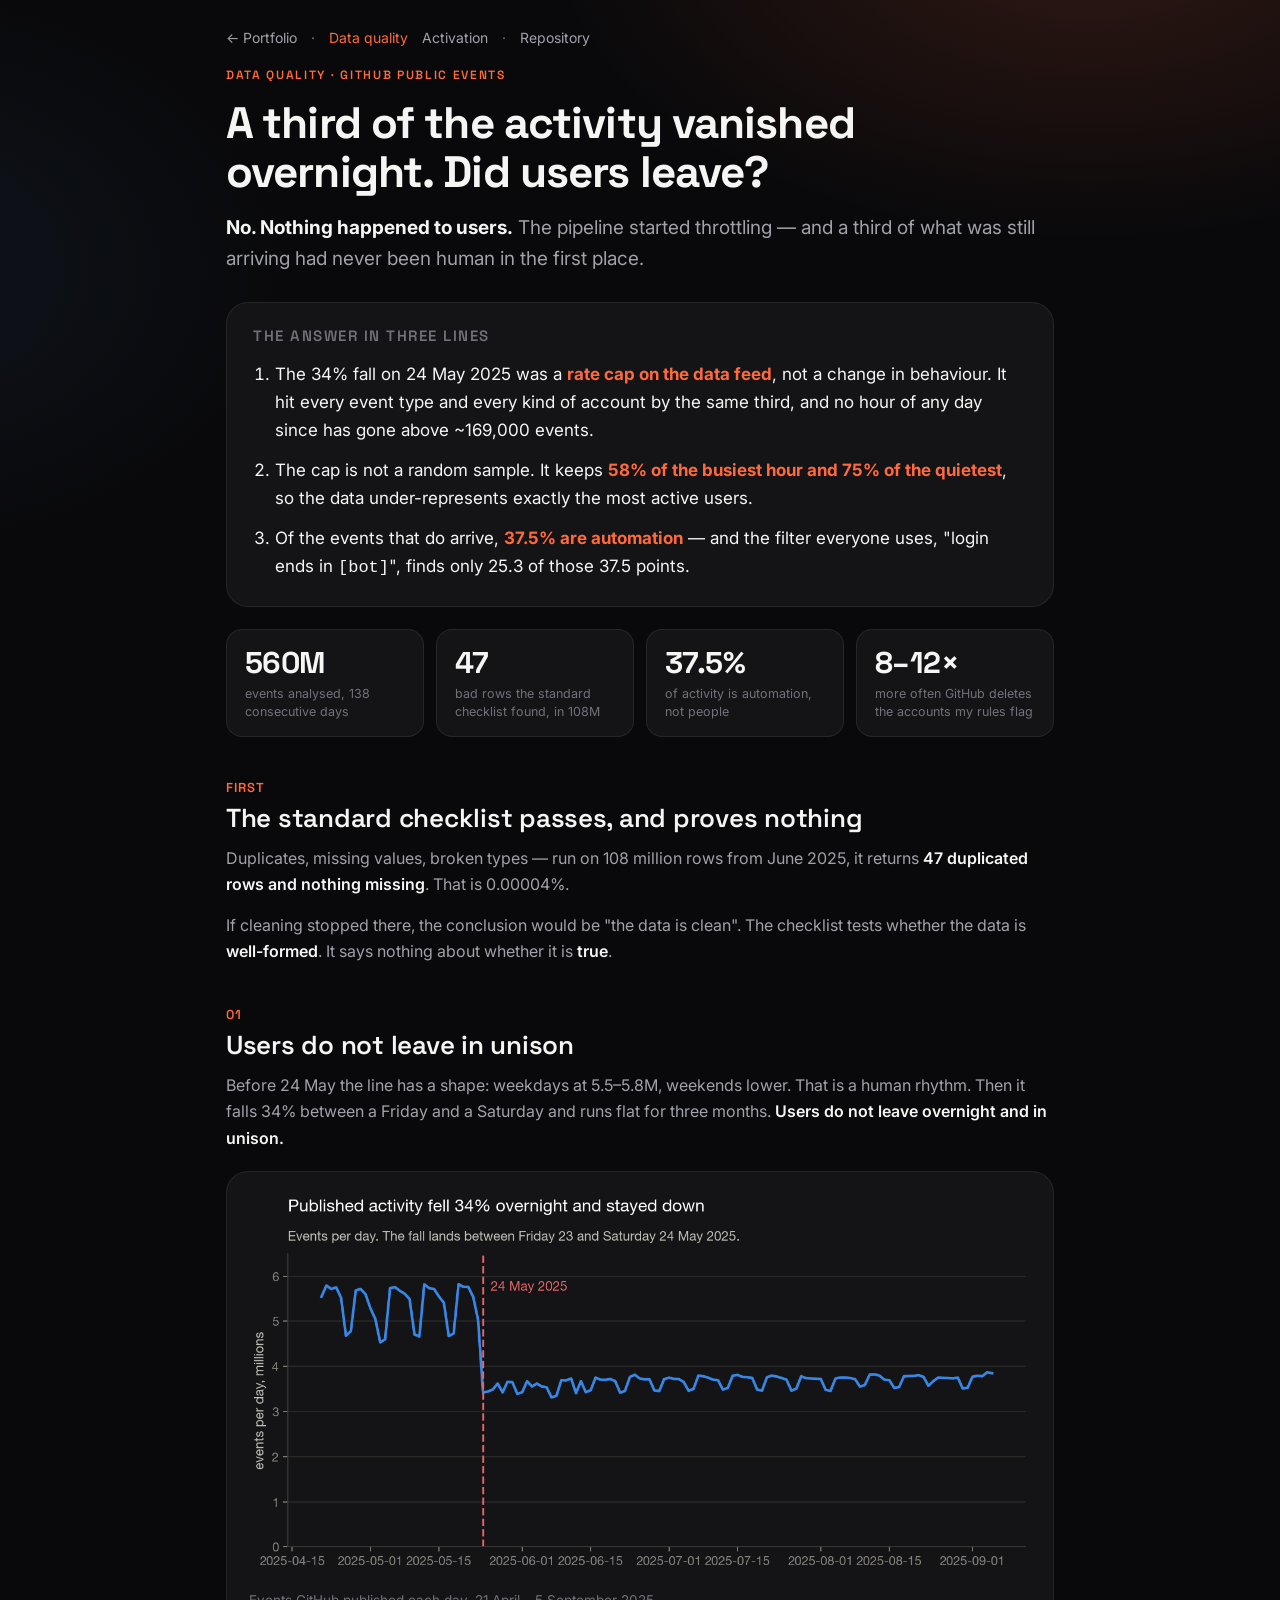
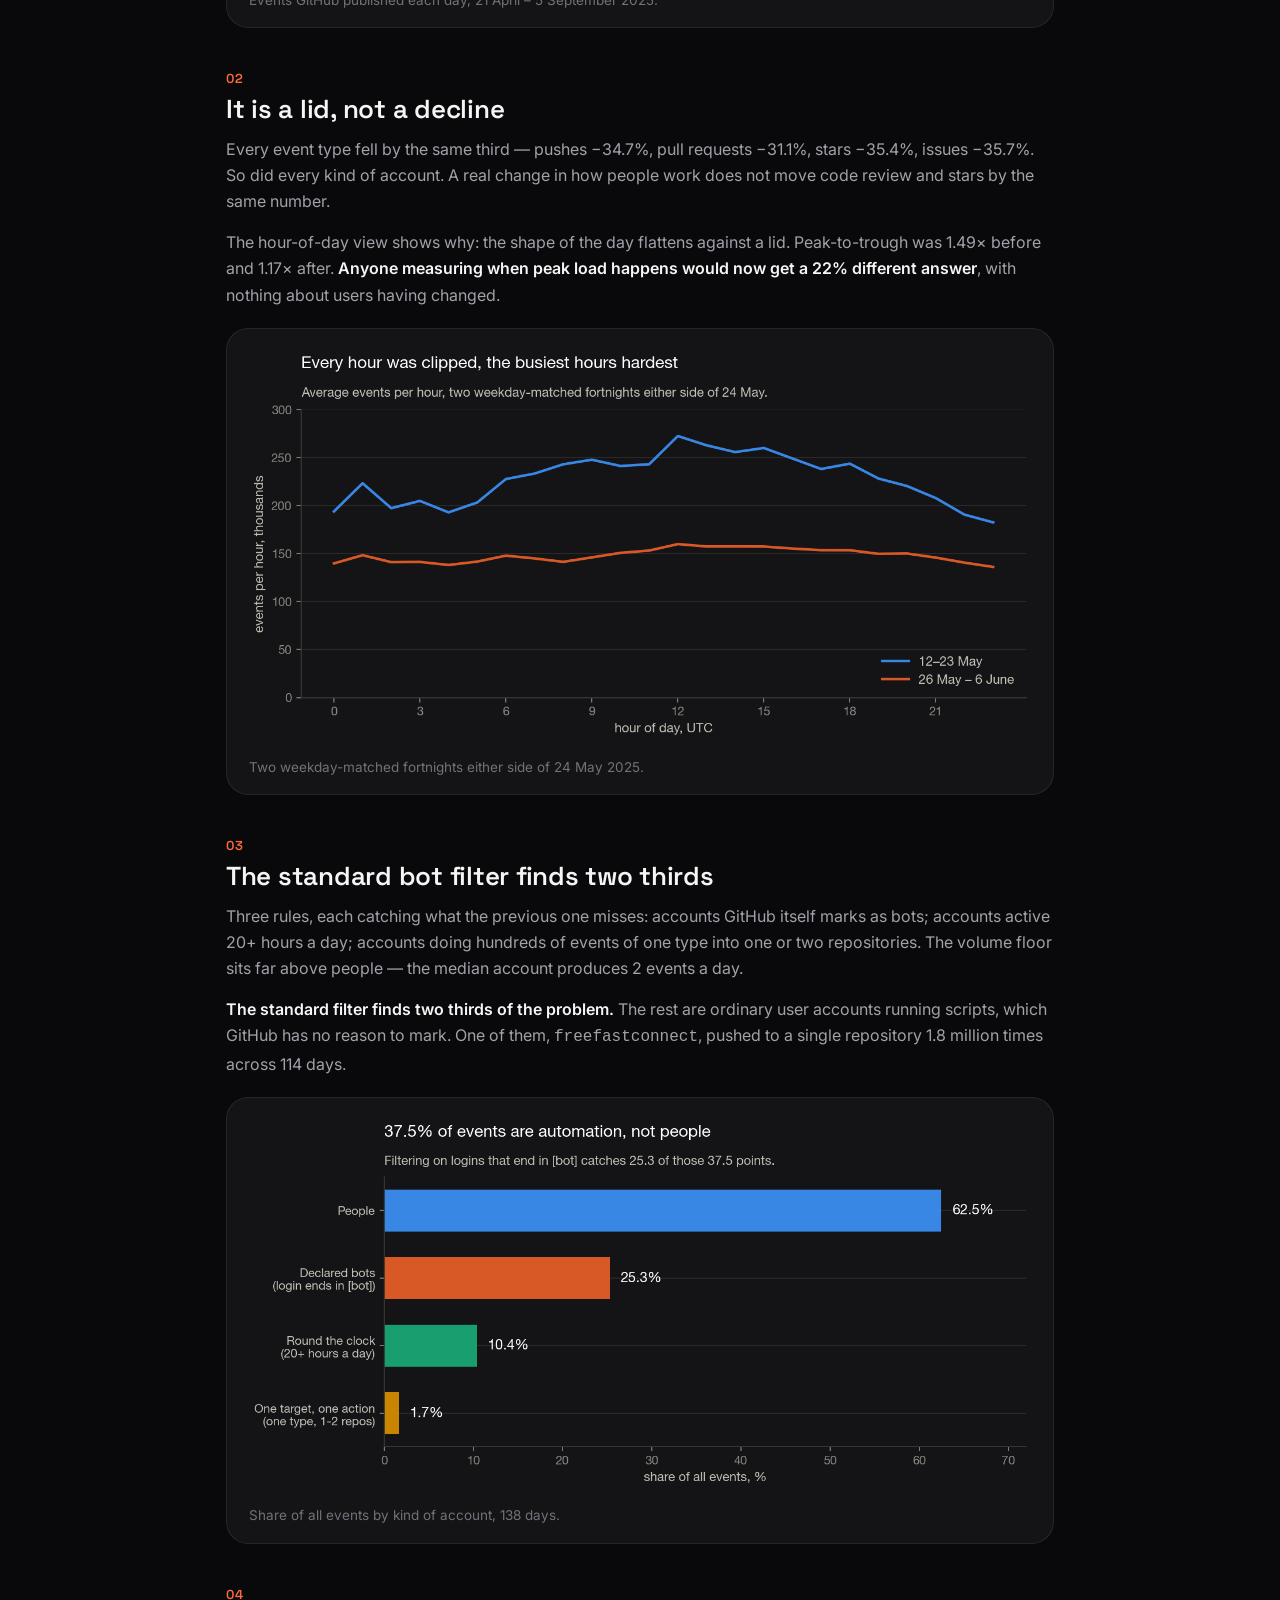
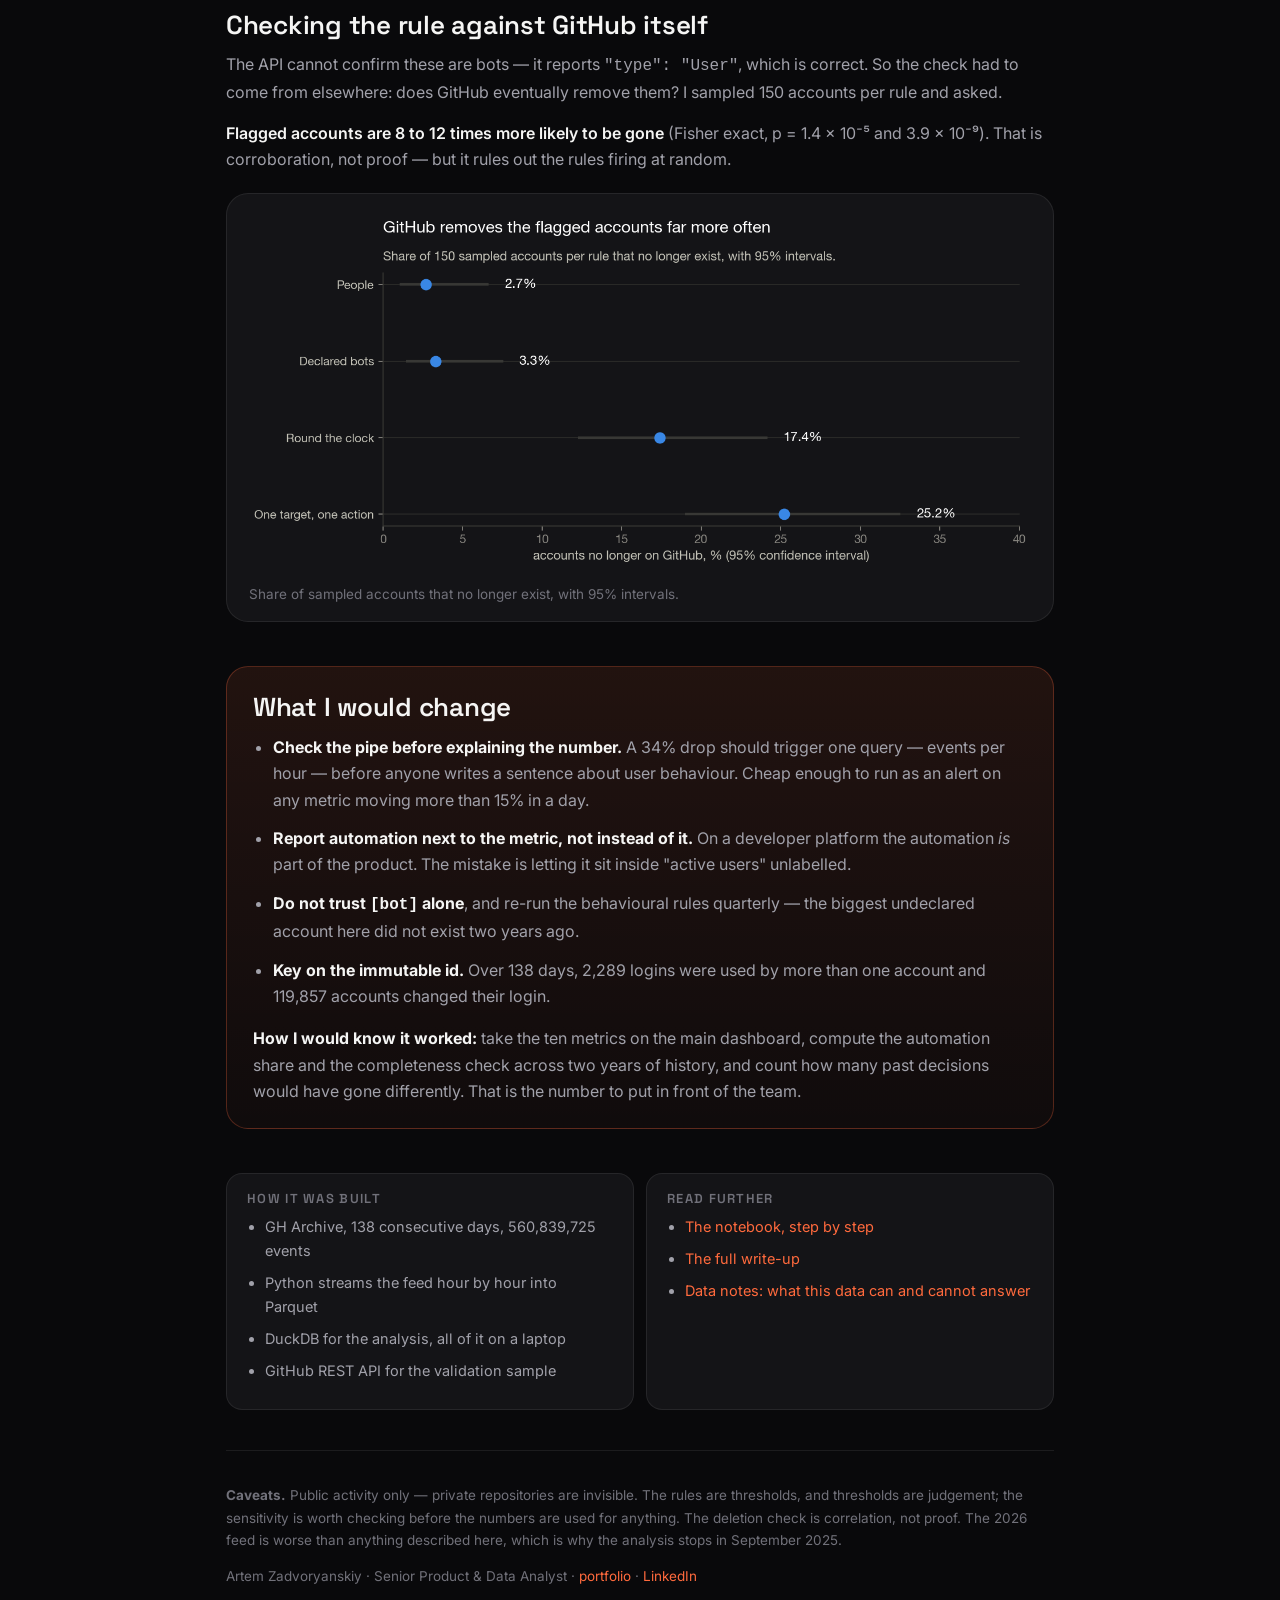
<file: docs/index.html>
<!doctype html>
<html lang="en">
<head>
<meta charset="utf-8">
<meta name="viewport" content="width=device-width, initial-scale=1">
<title>Before you trust a number · GitHub product analytics</title>
<meta name="description" content="GitHub's public activity fell a third overnight in May 2025. It was not users. A data-quality case study on 560 million real events.">
<meta name="theme-color" content="#09090b">
<link rel="preconnect" href="https://fonts.googleapis.com">
<link rel="preconnect" href="https://fonts.gstatic.com" crossorigin>
<link href="https://fonts.googleapis.com/css2?family=Inter:wght@400;500;600&family=Space+Grotesk:wght@500;600;700&display=swap" rel="stylesheet">
<link rel="icon" href="data:image/svg+xml,%3Csvg xmlns='http://www.w3.org/2000/svg' viewBox='0 0 64 64'%3E%3Crect width='64' height='64' rx='16' fill='%23ff6a3d'/%3E%3Ctext x='32' y='42' font-family='system-ui,sans-serif' font-size='27' font-weight='800' fill='%23140a06' text-anchor='middle'%3EAZ%3C/text%3E%3C/svg%3E">
<link rel="stylesheet" href="case-study.css">
</head>
<body>
<div class="wrap">

<nav class="crumbs">
  <a href="https://azadvoryanskiy.github.io">← Portfolio</a>
  <span>·</span>
  <a class="here" href="index.html">Data quality</a>
  <a href="activation.html">Activation</a>
  <span>·</span>
  <a href="https://github.com/azadvoryanskiy/github-product-analytics">Repository</a>
</nav>

<p class="eyebrow">Data quality · GitHub public events</p>
<h1>A third of the activity vanished overnight. Did users leave?</h1>
<p class="lede"><strong>No. Nothing happened to users.</strong> The pipeline started
throttling — and a third of what was still arriving had never been human in the
first place.</p>

<div class="answer">
  <h2>The answer in three lines</h2>
  <ol>
    <li>The 34% fall on 24 May 2025 was a <b>rate cap on the data feed</b>, not a
        change in behaviour. It hit every event type and every kind of account by
        the same third, and no hour of any day since has gone above ~169,000 events.</li>
    <li>The cap is not a random sample. It keeps <b>58% of the busiest hour and 75%
        of the quietest</b>, so the data under-represents exactly the most active users.</li>
    <li>Of the events that do arrive, <b>37.5% are automation</b> — and the filter
        everyone uses, "login ends in <code>[bot]</code>", finds only 25.3 of those
        37.5 points.</li>
  </ol>
</div>

<div class="stats">
  <div class="stat"><div class="n">560M</div><div class="l">events analysed, 138 consecutive days</div></div>
  <div class="stat"><div class="n">47</div><div class="l">bad rows the standard checklist found, in 108M</div></div>
  <div class="stat"><div class="n">37.5%</div><div class="l">of activity is automation, not people</div></div>
  <div class="stat"><div class="n">8–12×</div><div class="l">more often GitHub deletes the accounts my rules flag</div></div>
</div>

<section>
  <div class="num">FIRST</div>
  <h2>The standard checklist passes, and proves nothing</h2>
  <p>Duplicates, missing values, broken types — run on 108 million rows from June
  2025, it returns <strong>47 duplicated rows and nothing missing</strong>. That is
  0.00004%.</p>
  <p>If cleaning stopped there, the conclusion would be "the data is clean". The
  checklist tests whether the data is <strong>well-formed</strong>. It says nothing
  about whether it is <strong>true</strong>.</p>
</section>

<section>
  <div class="num">01</div>
  <h2>Users do not leave in unison</h2>
  <p>Before 24 May the line has a shape: weekdays at 5.5–5.8M, weekends lower. That
  is a human rhythm. Then it falls 34% between a Friday and a Saturday and runs flat
  for three months. <strong>Users do not leave overnight and in unison.</strong></p>
  <figure>
    <img src="img/dark/01_daily_events.png" alt="Events published per day from April to September 2025, with a sharp permanent drop on 24 May">
    <figcaption>Events GitHub published each day, 21 April – 5 September 2025.</figcaption>
  </figure>
</section>

<section>
  <div class="num">02</div>
  <h2>It is a lid, not a decline</h2>
  <p>Every event type fell by the same third — pushes −34.7%, pull requests −31.1%,
  stars −35.4%, issues −35.7%. So did every kind of account. A real change in how
  people work does not move code review and stars by the same number.</p>
  <p>The hour-of-day view shows why: the shape of the day flattens against a lid.
  Peak-to-trough was 1.49× before and 1.17× after. <strong>Anyone measuring when
  peak load happens would now get a 22% different answer</strong>, with nothing about
  users having changed.</p>
  <figure>
    <img src="img/dark/02_hourly_ceiling.png" alt="Average events per hour of day before and after the cap; the later line is flatter and lower">
    <figcaption>Two weekday-matched fortnights either side of 24 May 2025.</figcaption>
  </figure>
</section>

<section>
  <div class="num">03</div>
  <h2>The standard bot filter finds two thirds</h2>
  <p>Three rules, each catching what the previous one misses: accounts GitHub itself
  marks as bots; accounts active 20+ hours a day; accounts doing hundreds of events
  of one type into one or two repositories. The volume floor sits far above people —
  the median account produces 2 events a day.</p>
  <p><strong>The standard filter finds two thirds of the problem.</strong> The rest
  are ordinary user accounts running scripts, which GitHub has no reason to mark.
  One of them, <code>freefastconnect</code>, pushed to a single repository 1.8
  million times across 114 days.</p>
  <figure>
    <img src="img/dark/03_composition.png" alt="Bar chart: people 62.5%, declared bots 25.3%, round the clock 10.4%, one target one action 1.7%">
    <figcaption>Share of all events by kind of account, 138 days.</figcaption>
  </figure>
</section>

<section>
  <div class="num">04</div>
  <h2>Checking the rule against GitHub itself</h2>
  <p>The API cannot confirm these are bots — it reports <code>"type": "User"</code>,
  which is correct. So the check had to come from elsewhere: does GitHub eventually
  remove them? I sampled 150 accounts per rule and asked.</p>
  <p><strong>Flagged accounts are 8 to 12 times more likely to be gone</strong>
  (Fisher exact, p = 1.4 × 10⁻⁵ and 3.9 × 10⁻⁹). That is corroboration, not proof —
  but it rules out the rules firing at random.</p>
  <figure>
    <img src="img/dark/04_deletion_rates.png" alt="Deletion rates with confidence intervals: people 2.7%, declared bots 3.3%, round the clock 17.4%, one target one action 25.2%">
    <figcaption>Share of sampled accounts that no longer exist, with 95% intervals.</figcaption>
  </figure>
</section>

<section class="callout">
  <h2>What I would change</h2>
  <ul>
    <li><b>Check the pipe before explaining the number.</b> A 34% drop should trigger
    one query — events per hour — before anyone writes a sentence about user
    behaviour. Cheap enough to run as an alert on any metric moving more than 15% in
    a day.</li>
    <li><b>Report automation next to the metric, not instead of it.</b> On a
    developer platform the automation <em>is</em> part of the product. The mistake is
    letting it sit inside "active users" unlabelled.</li>
    <li><b>Do not trust <code>[bot]</code> alone</b>, and re-run the behavioural rules
    quarterly — the biggest undeclared account here did not exist two years ago.</li>
    <li><b>Key on the immutable id.</b> Over 138 days, 2,289 logins were used by more
    than one account and 119,857 accounts changed their login.</li>
  </ul>
  <p style="margin:16px 0 0;color:var(--ink-2)"><b style="color:var(--ink)">How I would
  know it worked:</b> take the ten metrics on the main dashboard, compute the
  automation share and the completeness check across two years of history, and count
  how many past decisions would have gone differently. That is the number to put in
  front of the team.</p>
</section>

<div class="meta">
  <div>
    <h3>How it was built</h3>
    <ul>
      <li>GH Archive, 138 consecutive days, 560,839,725 events</li>
      <li>Python streams the feed hour by hour into Parquet</li>
      <li>DuckDB for the analysis, all of it on a laptop</li>
      <li>GitHub REST API for the validation sample</li>
    </ul>
  </div>
  <div>
    <h3>Read further</h3>
    <ul>
      <li><a href="https://github.com/azadvoryanskiy/github-product-analytics/blob/main/notebooks/01_data_quality.ipynb">The notebook, step by step</a></li>
      <li><a href="https://github.com/azadvoryanskiy/github-product-analytics/blob/main/docs/01-data-quality.md">The full write-up</a></li>
      <li><a href="https://github.com/azadvoryanskiy/github-product-analytics/blob/main/docs/data_notes.md">Data notes: what this data can and cannot answer</a></li>
    </ul>
  </div>
</div>

<footer>
  <p><b>Caveats.</b> Public activity only — private repositories are invisible. The
  rules are thresholds, and thresholds are judgement; the sensitivity is worth
  checking before the numbers are used for anything. The deletion check is
  correlation, not proof. The 2026 feed is worse than anything described here, which
  is why the analysis stops in September 2025.</p>
  <p>Artem Zadvoryanskiy · Senior Product &amp; Data Analyst ·
  <a href="https://azadvoryanskiy.github.io">portfolio</a> ·
  <a href="https://linkedin.com/in/artemzad">LinkedIn</a></p>
</footer>

</div>
</body>
</html>
</file>
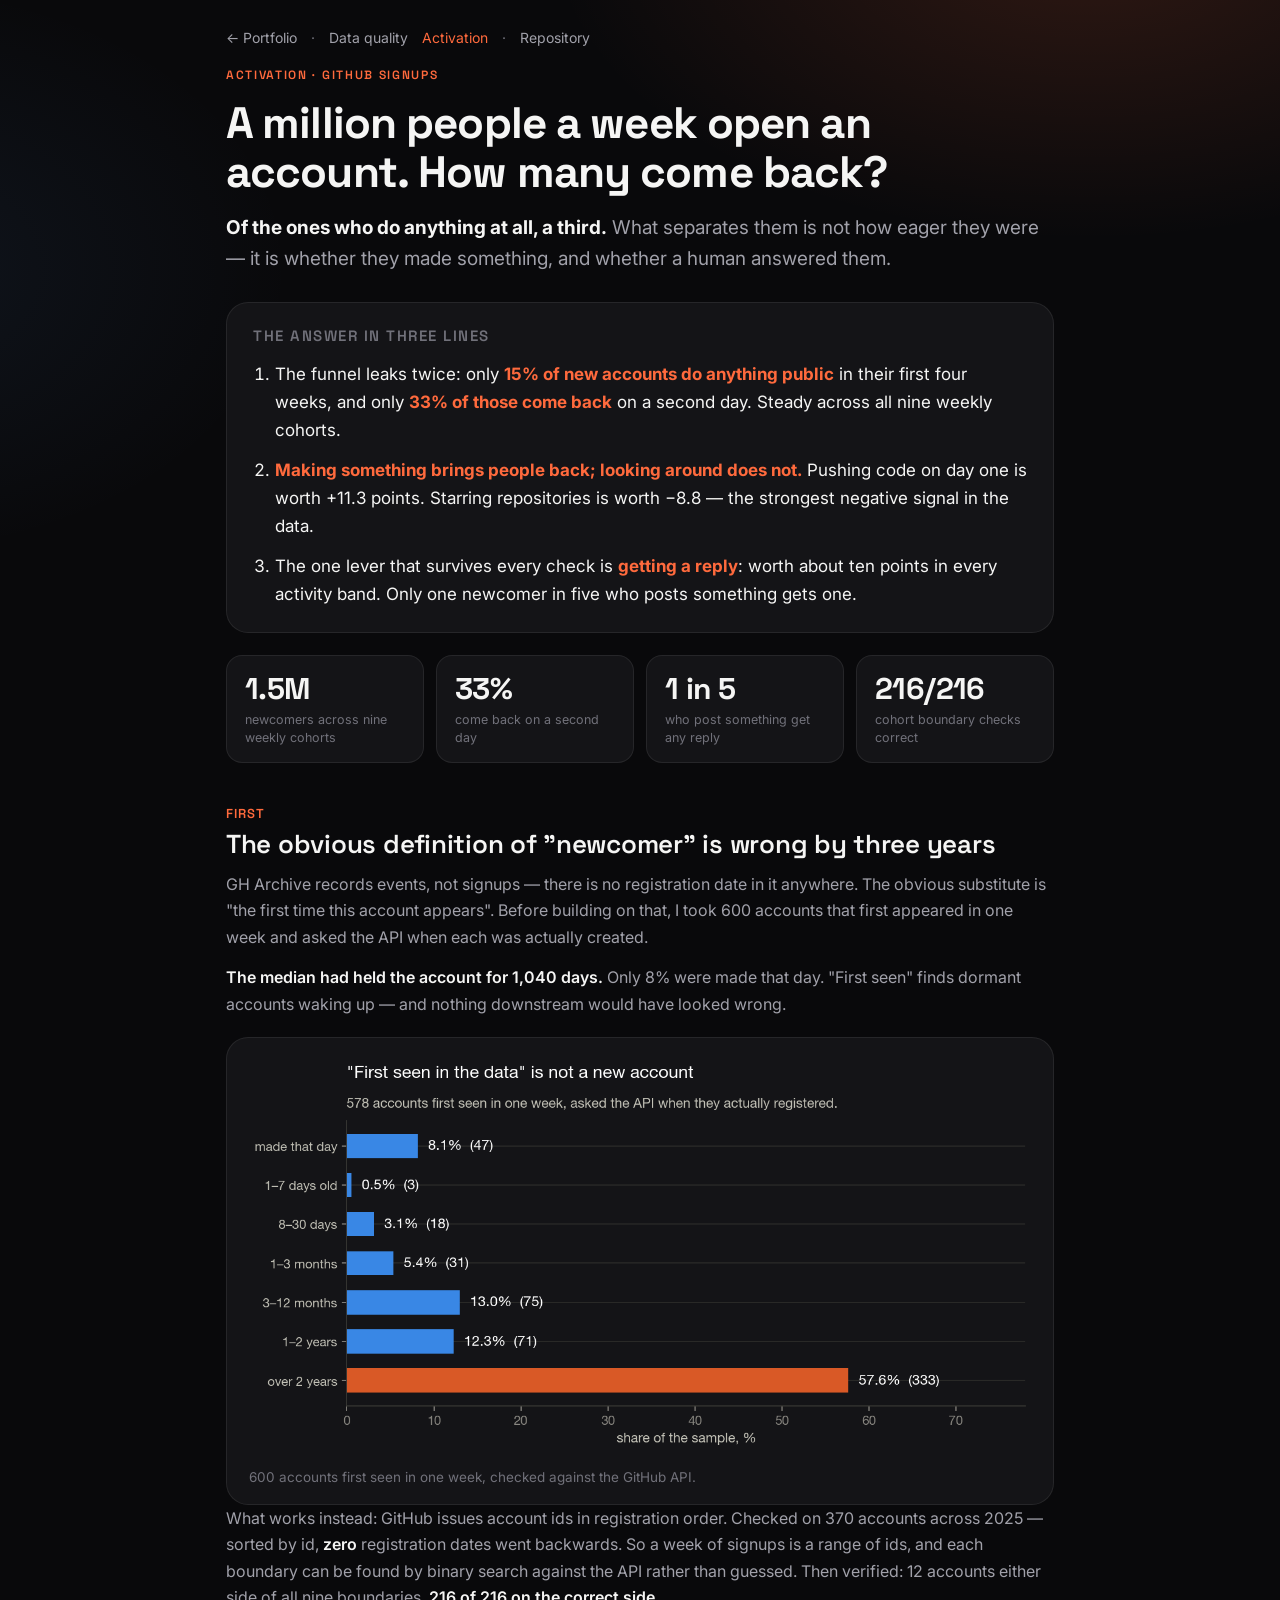
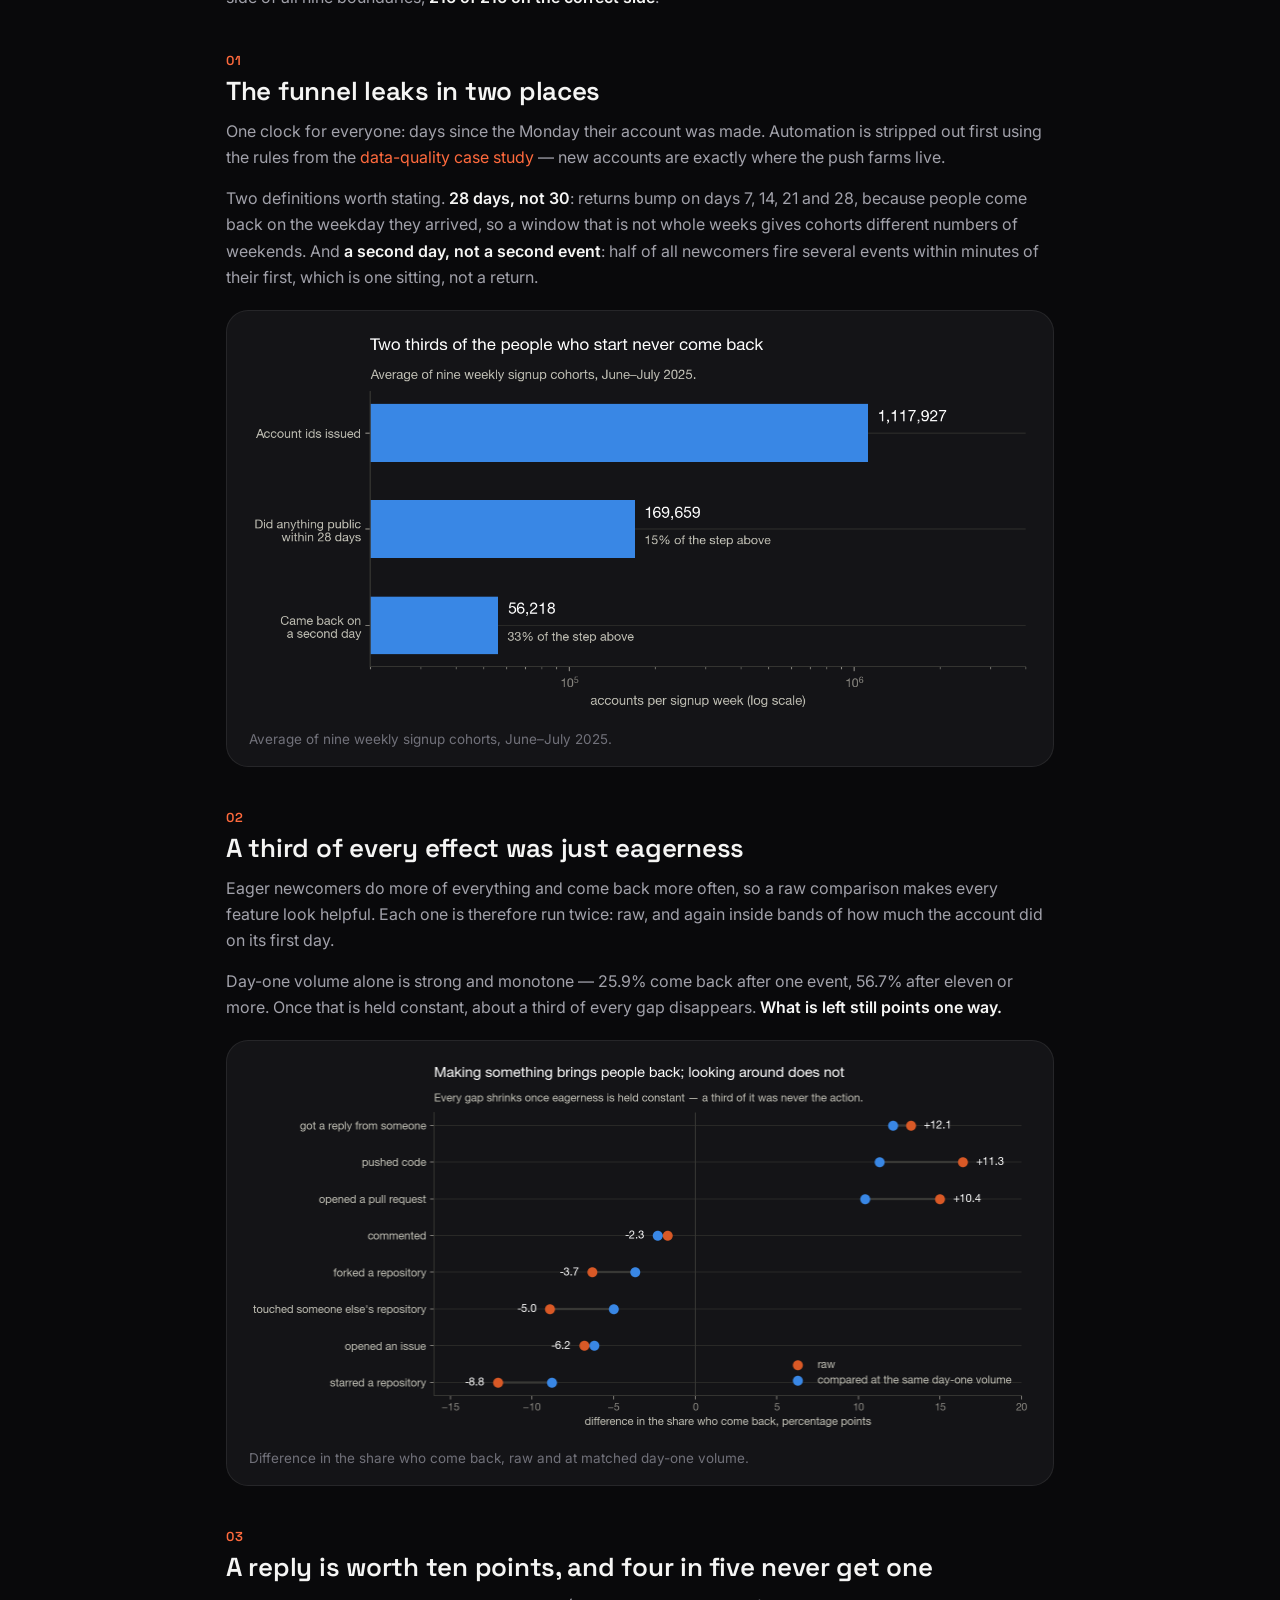
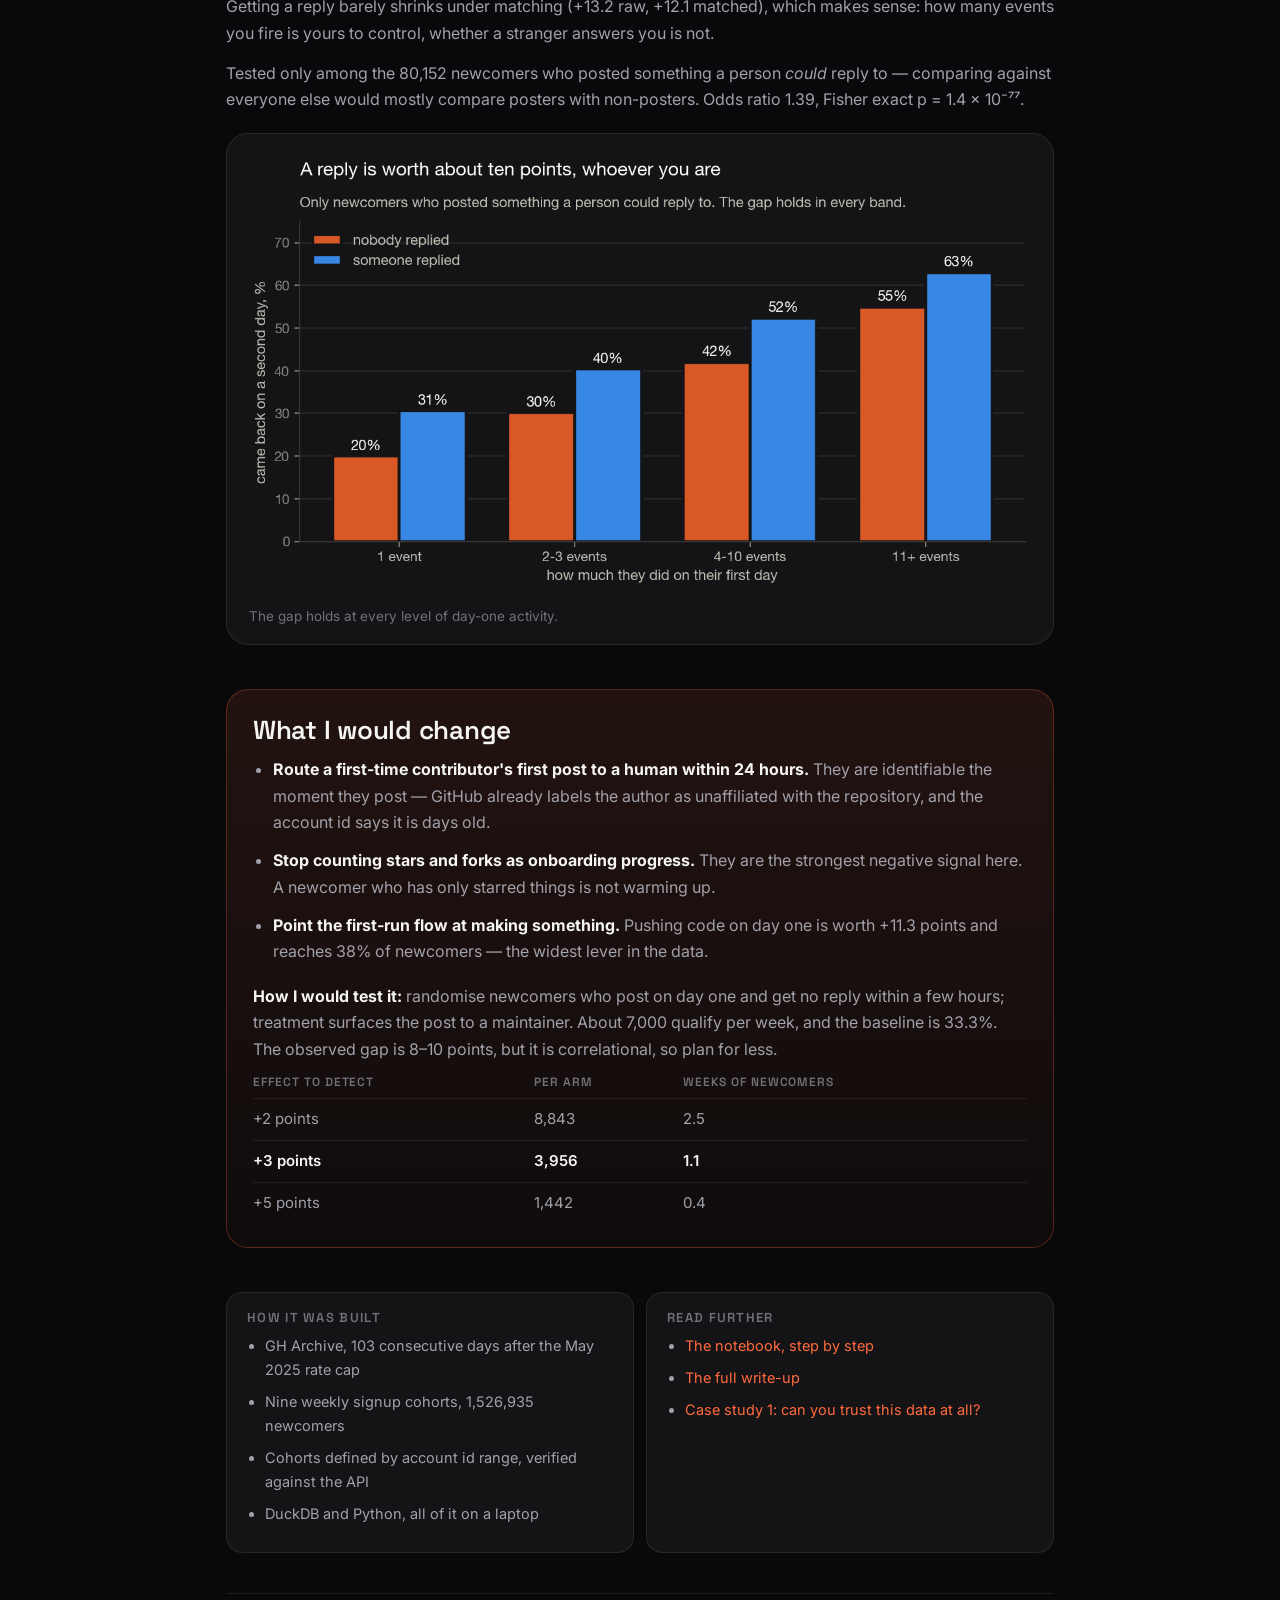
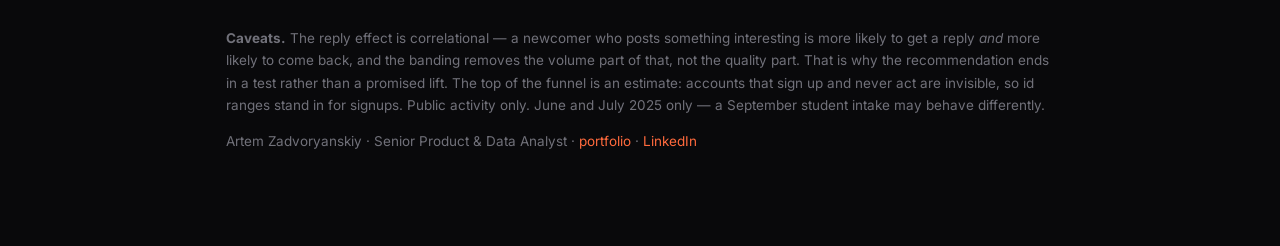
<file: docs/activation.html>
<!doctype html>
<html lang="en">
<head>
<meta charset="utf-8">
<meta name="viewport" content="width=device-width, initial-scale=1">
<title>The first day decides · GitHub product analytics</title>
<meta name="description" content="A million people a week open a GitHub account. Two thirds of the ones who do anything never come back. What separates the third that does.">
<meta name="theme-color" content="#09090b">
<link rel="preconnect" href="https://fonts.googleapis.com">
<link rel="preconnect" href="https://fonts.gstatic.com" crossorigin>
<link href="https://fonts.googleapis.com/css2?family=Inter:wght@400;500;600&family=Space+Grotesk:wght@500;600;700&display=swap" rel="stylesheet">
<link rel="icon" href="data:image/svg+xml,%3Csvg xmlns='http://www.w3.org/2000/svg' viewBox='0 0 64 64'%3E%3Crect width='64' height='64' rx='16' fill='%23ff6a3d'/%3E%3Ctext x='32' y='42' font-family='system-ui,sans-serif' font-size='27' font-weight='800' fill='%23140a06' text-anchor='middle'%3EAZ%3C/text%3E%3C/svg%3E">
<link rel="stylesheet" href="case-study.css">
</head>
<body>
<div class="wrap">

<nav class="crumbs">
  <a href="https://azadvoryanskiy.github.io">← Portfolio</a>
  <span>·</span>
  <a href="index.html">Data quality</a>
  <a class="here" href="activation.html">Activation</a>
  <span>·</span>
  <a href="https://github.com/azadvoryanskiy/github-product-analytics">Repository</a>
</nav>

<p class="eyebrow">Activation · GitHub signups</p>
<h1>A million people a week open an account. How many come back?</h1>
<p class="lede"><strong>Of the ones who do anything at all, a third.</strong> What
separates them is not how eager they were — it is whether they made something,
and whether a human answered them.</p>

<div class="answer">
  <h2>The answer in three lines</h2>
  <ol>
    <li>The funnel leaks twice: only <b>15% of new accounts do anything public</b>
        in their first four weeks, and only <b>33% of those come back</b> on a
        second day. Steady across all nine weekly cohorts.</li>
    <li><b>Making something brings people back; looking around does not.</b>
        Pushing code on day one is worth +11.3 points. Starring repositories is
        worth −8.8 — the strongest negative signal in the data.</li>
    <li>The one lever that survives every check is <b>getting a reply</b>: worth
        about ten points in every activity band. Only one newcomer in five who
        posts something gets one.</li>
  </ol>
</div>

<div class="stats">
  <div class="stat"><div class="n">1.5M</div><div class="l">newcomers across nine weekly cohorts</div></div>
  <div class="stat"><div class="n">33%</div><div class="l">come back on a second day</div></div>
  <div class="stat"><div class="n">1 in 5</div><div class="l">who post something get any reply</div></div>
  <div class="stat"><div class="n">216/216</div><div class="l">cohort boundary checks correct</div></div>
</div>

<section>
  <div class="num">FIRST</div>
  <h2>The obvious definition of "newcomer" is wrong by three years</h2>
  <p>GH Archive records events, not signups — there is no registration date in it
  anywhere. The obvious substitute is "the first time this account appears". Before
  building on that, I took 600 accounts that first appeared in one week and asked
  the API when each was actually created.</p>
  <p><strong>The median had held the account for 1,040 days.</strong> Only 8% were
  made that day. "First seen" finds dormant accounts waking up — and nothing
  downstream would have looked wrong.</p>
  <figure>
    <img src="img/dark/05_account_ages.png" alt="Account age when first seen: 57.6% are over two years old, only 8.1% were made that day">
    <figcaption>600 accounts first seen in one week, checked against the GitHub API.</figcaption>
  </figure>
  <p>What works instead: GitHub issues account ids in registration order. Checked on
  370 accounts across 2025 — sorted by id, <strong>zero</strong> registration dates
  went backwards. So a week of signups is a range of ids, and each boundary can be
  found by binary search against the API rather than guessed. Then verified: 12
  accounts either side of all nine boundaries, <strong>216 of 216 on the correct
  side</strong>.</p>
</section>

<section>
  <div class="num">01</div>
  <h2>The funnel leaks in two places</h2>
  <p>One clock for everyone: days since the Monday their account was made.
  Automation is stripped out first using the rules from the
  <a href="index.html">data-quality case study</a> — new accounts are exactly where
  the push farms live.</p>
  <p>Two definitions worth stating. <strong>28 days, not 30</strong>: returns bump on
  days 7, 14, 21 and 28, because people come back on the weekday they arrived, so a
  window that is not whole weeks gives cohorts different numbers of weekends. And
  <strong>a second day, not a second event</strong>: half of all newcomers fire
  several events within minutes of their first, which is one sitting, not a return.</p>
  <figure>
    <img src="img/dark/06_funnel.png" alt="Funnel: 1,117,927 account ids issued, 169,659 do anything, 56,218 come back">
    <figcaption>Average of nine weekly signup cohorts, June–July 2025.</figcaption>
  </figure>
</section>

<section>
  <div class="num">02</div>
  <h2>A third of every effect was just eagerness</h2>
  <p>Eager newcomers do more of everything and come back more often, so a raw
  comparison makes every feature look helpful. Each one is therefore run twice:
  raw, and again inside bands of how much the account did on its first day.</p>
  <p>Day-one volume alone is strong and monotone — 25.9% come back after one event,
  56.7% after eleven or more. Once that is held constant, about a third of every gap
  disappears. <strong>What is left still points one way.</strong></p>
  <figure>
    <img src="img/dark/07_driver_gaps.png" alt="Dumbbell chart of raw versus volume-matched gaps for eight day-one actions">
    <figcaption>Difference in the share who come back, raw and at matched day-one volume.</figcaption>
  </figure>
</section>

<section>
  <div class="num">03</div>
  <h2>A reply is worth ten points, and four in five never get one</h2>
  <p>Getting a reply barely shrinks under matching (+13.2 raw, +12.1 matched), which
  makes sense: how many events you fire is yours to control, whether a stranger
  answers you is not.</p>
  <p>Tested only among the 80,152 newcomers who posted something a person
  <em>could</em> reply to — comparing against everyone else would mostly compare
  posters with non-posters. Odds ratio 1.39, Fisher exact p = 1.4 × 10⁻⁷⁷.</p>
  <figure>
    <img src="img/dark/08_reply_effect.png" alt="Came-back rates with and without a reply, in four bands of day-one activity">
    <figcaption>The gap holds at every level of day-one activity.</figcaption>
  </figure>
</section>

<section class="callout">
  <h2>What I would change</h2>
  <ul>
    <li><b>Route a first-time contributor's first post to a human within 24 hours.</b>
    They are identifiable the moment they post — GitHub already labels the author as
    unaffiliated with the repository, and the account id says it is days old.</li>
    <li><b>Stop counting stars and forks as onboarding progress.</b> They are the
    strongest negative signal here. A newcomer who has only starred things is not
    warming up.</li>
    <li><b>Point the first-run flow at making something.</b> Pushing code on day one
    is worth +11.3 points and reaches 38% of newcomers — the widest lever in the
    data.</li>
  </ul>
  <p style="margin:18px 0 0;color:var(--ink-2)"><b style="color:var(--ink)">How I
  would test it:</b> randomise newcomers who post on day one and get no reply within
  a few hours; treatment surfaces the post to a maintainer. About 7,000 qualify per
  week, and the baseline is 33.3%. The observed gap is 8–10 points, but it is
  correlational, so plan for less.</p>
  <table class="sizing">
    <tr><th>Effect to detect</th><th>Per arm</th><th>Weeks of newcomers</th></tr>
    <tr><td>+2 points</td><td>8,843</td><td>2.5</td></tr>
    <tr class="pick"><td>+3 points</td><td>3,956</td><td>1.1</td></tr>
    <tr><td>+5 points</td><td>1,442</td><td>0.4</td></tr>
  </table>
</section>

<div class="meta">
  <div>
    <h3>How it was built</h3>
    <ul>
      <li>GH Archive, 103 consecutive days after the May 2025 rate cap</li>
      <li>Nine weekly signup cohorts, 1,526,935 newcomers</li>
      <li>Cohorts defined by account id range, verified against the API</li>
      <li>DuckDB and Python, all of it on a laptop</li>
    </ul>
  </div>
  <div>
    <h3>Read further</h3>
    <ul>
      <li><a href="https://github.com/azadvoryanskiy/github-product-analytics/blob/main/notebooks/02_activation.ipynb">The notebook, step by step</a></li>
      <li><a href="https://github.com/azadvoryanskiy/github-product-analytics/blob/main/docs/02-activation.md">The full write-up</a></li>
      <li><a href="index.html">Case study 1: can you trust this data at all?</a></li>
    </ul>
  </div>
</div>

<footer>
  <p><b>Caveats.</b> The reply effect is correlational — a newcomer who posts
  something interesting is more likely to get a reply <em>and</em> more likely to
  come back, and the banding removes the volume part of that, not the quality part.
  That is why the recommendation ends in a test rather than a promised lift. The top
  of the funnel is an estimate: accounts that sign up and never act are invisible, so
  id ranges stand in for signups. Public activity only. June and July 2025 only — a
  September student intake may behave differently.</p>
  <p>Artem Zadvoryanskiy · Senior Product &amp; Data Analyst ·
  <a href="https://azadvoryanskiy.github.io">portfolio</a> ·
  <a href="https://linkedin.com/in/artemzad">LinkedIn</a></p>
</footer>

</div>
</body>
</html>
</file>
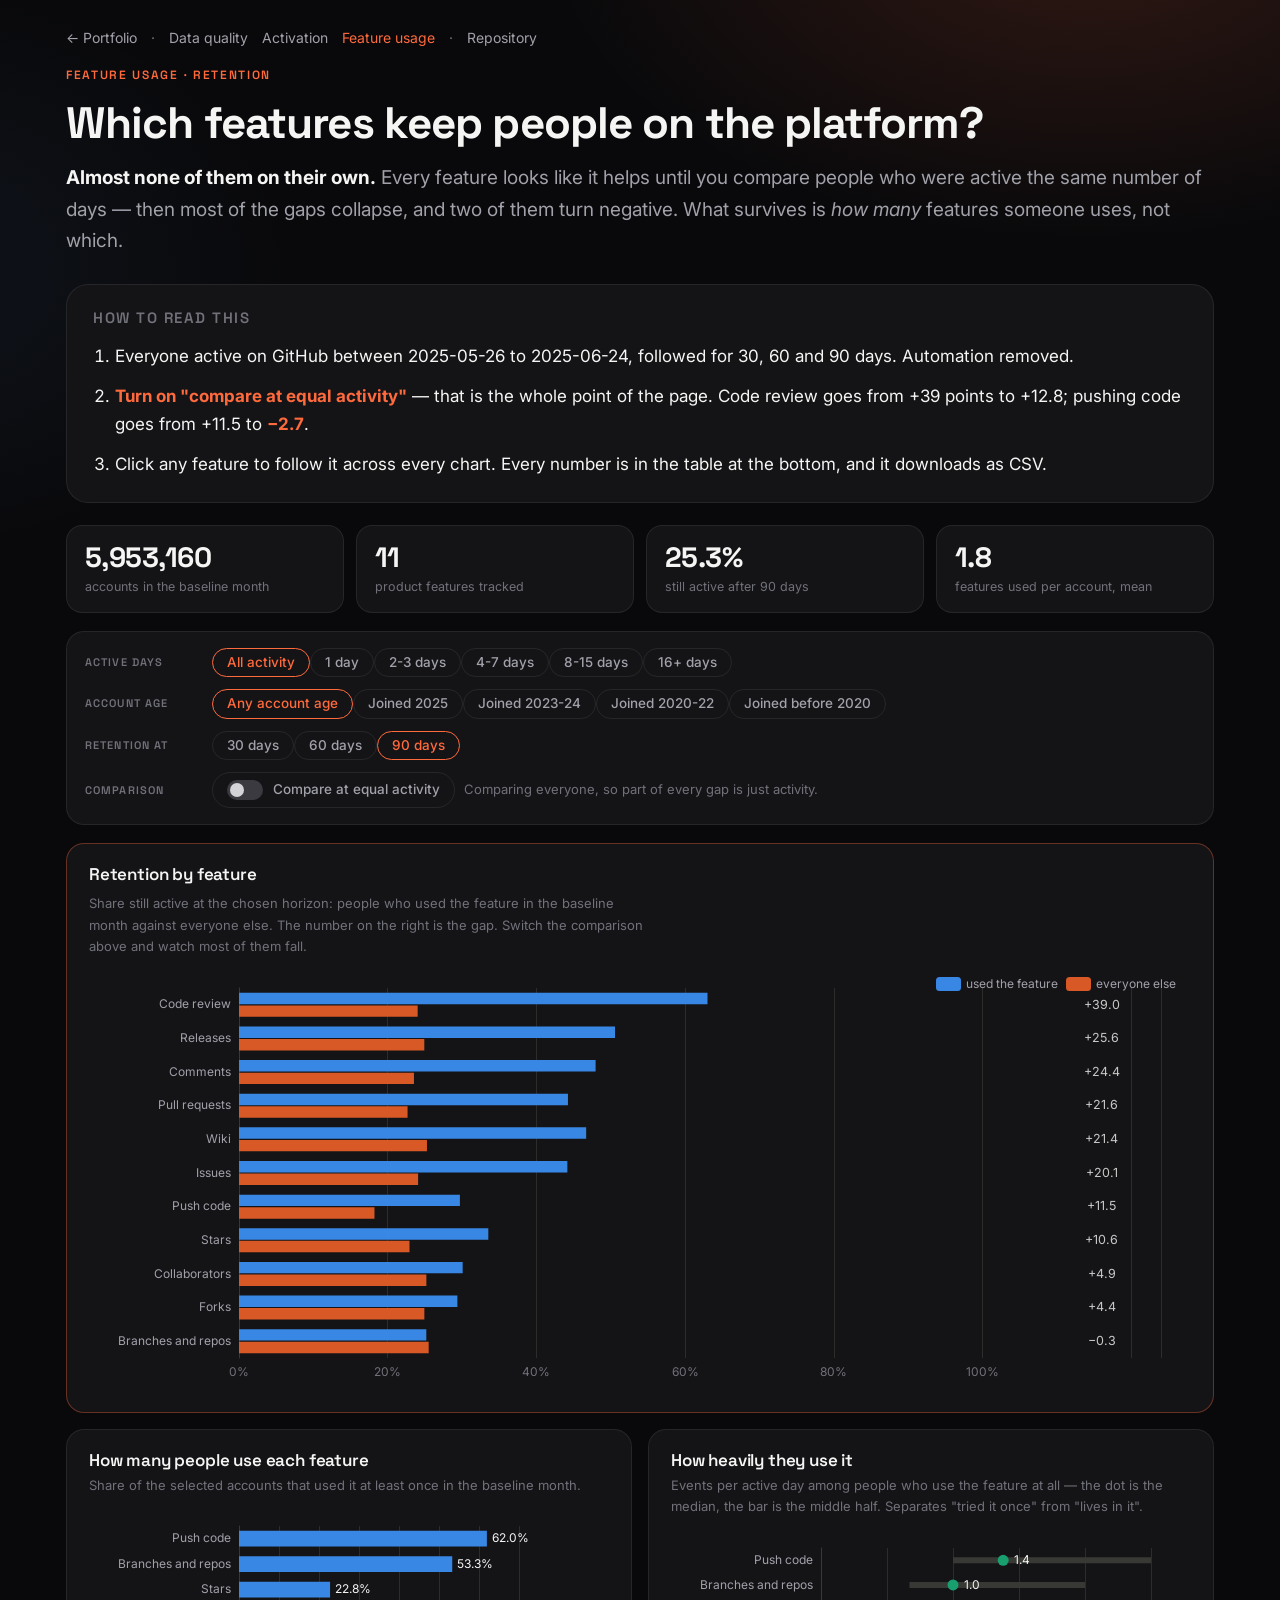
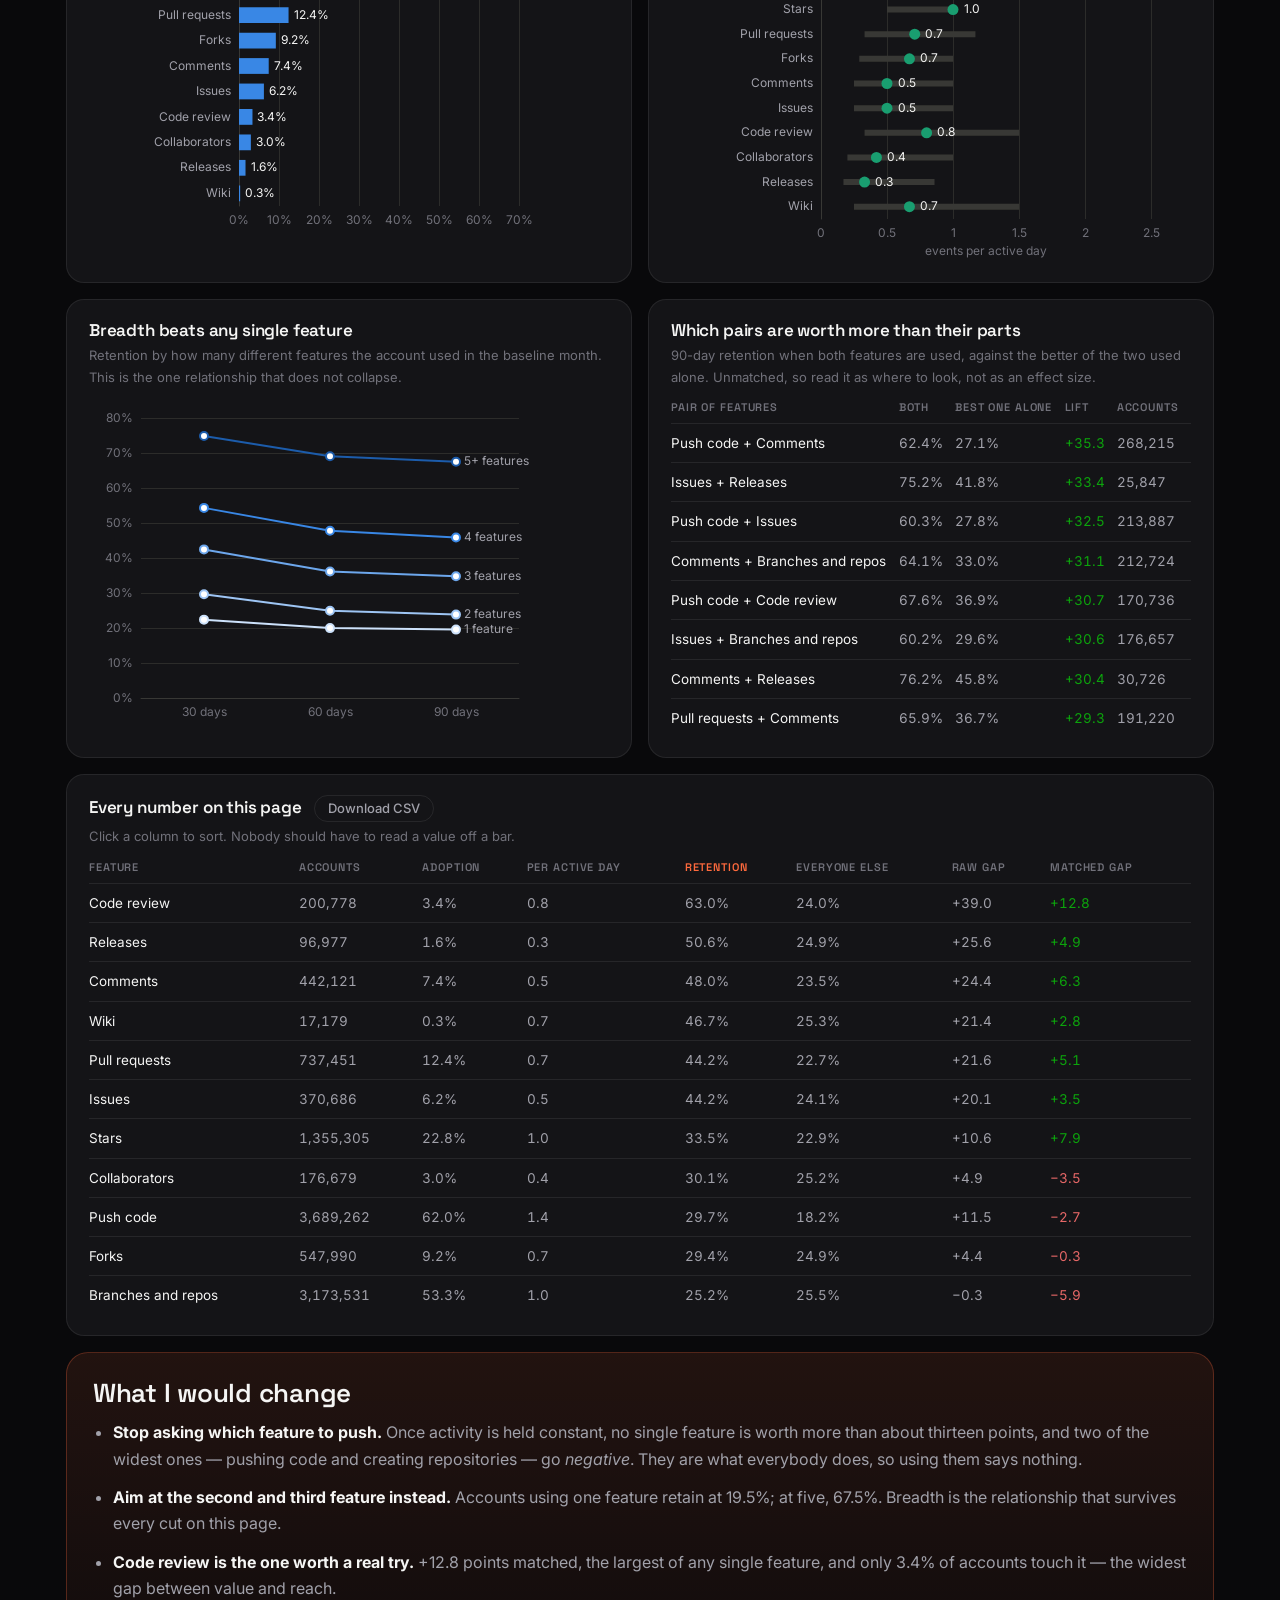
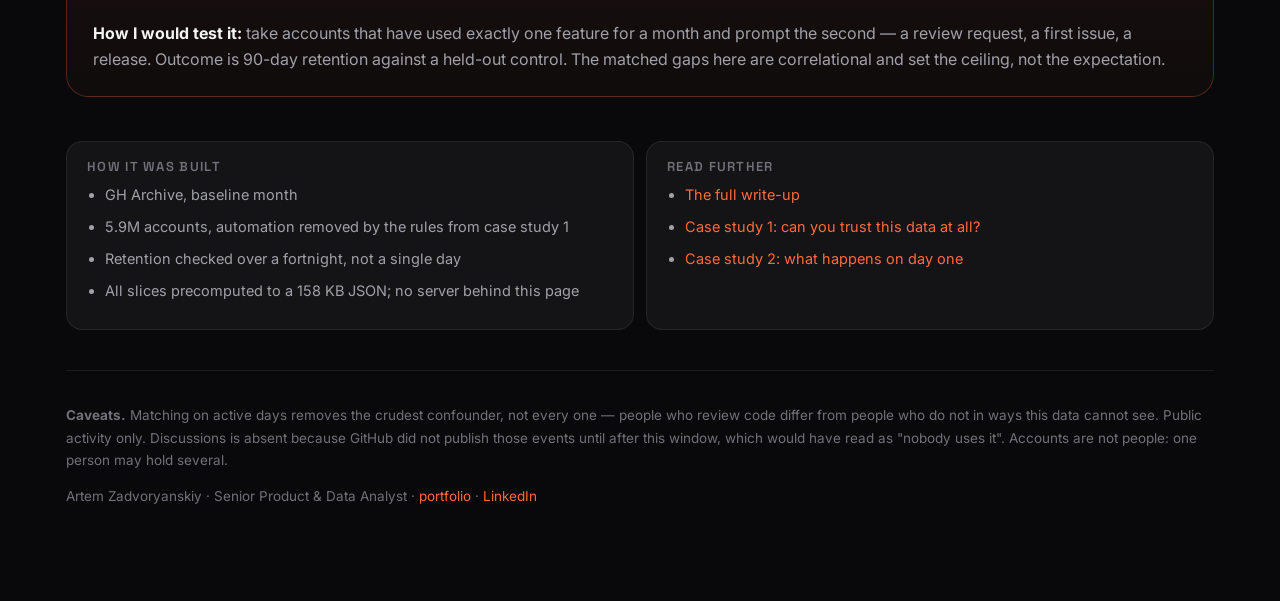
<file: docs/features.html>
<!doctype html>
<html lang="en">
<head>
<meta charset="utf-8">
<meta name="viewport" content="width=device-width, initial-scale=1">
<title>Which features keep people? · GitHub product analytics</title>
<meta name="description" content="Feature usage and 90-day retention for 5.9 million GitHub accounts. Interactive: filter by activity and account age, and switch to a matched comparison.">
<meta name="theme-color" content="#09090b">
<link rel="preconnect" href="https://fonts.googleapis.com">
<link rel="preconnect" href="https://fonts.gstatic.com" crossorigin>
<link href="https://fonts.googleapis.com/css2?family=Inter:wght@400;500;600&family=Space+Grotesk:wght@500;600;700&display=swap" rel="stylesheet">
<link rel="icon" href="data:image/svg+xml,%3Csvg xmlns='http://www.w3.org/2000/svg' viewBox='0 0 64 64'%3E%3Crect width='64' height='64' rx='16' fill='%23ff6a3d'/%3E%3Ctext x='32' y='42' font-family='system-ui,sans-serif' font-size='27' font-weight='800' fill='%23140a06' text-anchor='middle'%3EAZ%3C/text%3E%3C/svg%3E">
<link rel="stylesheet" href="case-study.css">
<style>
.wrap.wide{max-width:1180px}
.kpis{display:grid;grid-template-columns:repeat(4,1fr);gap:12px;margin:0 0 18px}
.kpi{background:var(--card);border:1px solid var(--line);border-radius:16px;padding:16px 18px}
.kpi .n{font:700 clamp(21px,3vw,28px)/1.1 var(--head);letter-spacing:-.02em}
.kpi .l{font-size:12.5px;color:var(--muted);margin-top:5px;line-height:1.4}
.controls{background:var(--card);border:1px solid var(--line);border-radius:18px;
  padding:16px 18px;margin:0 0 18px;display:grid;gap:12px}
.ctl{display:flex;gap:9px;align-items:center;flex-wrap:wrap}
.ctl .name{font:600 11px/1 var(--head);letter-spacing:.1em;text-transform:uppercase;
  color:var(--muted);min-width:118px}
.pill{border:1px solid var(--line);background:transparent;border-radius:999px;
  padding:7px 14px;font:500 13.5px/1 var(--body);color:var(--ink-2);cursor:pointer}
.pill:hover{border-color:var(--line-strong);color:var(--ink)}
.pill.on{border-color:var(--accent);color:var(--accent)}
.switch{display:flex;gap:10px;align-items:center;cursor:pointer;border:1px solid var(--line);
  background:transparent;border-radius:999px;padding:7px 14px;color:var(--ink-2);
  font:500 13.5px/1 var(--body)}
.switch .sw{width:36px;height:20px;border-radius:999px;background:#3a3a40;position:relative;transition:background .15s}
.switch .sw::after{content:"";position:absolute;left:3px;top:3px;width:14px;height:14px;
  border-radius:50%;background:#d4d4d8;transition:transform .15s}
.switch.on{border-color:var(--accent);color:var(--accent)}
.switch.on .sw{background:var(--accent)}
.switch.on .sw::after{transform:translateX(16px);background:#140a06}
.note{font-size:13px;color:var(--muted)}
.panel{background:var(--card);border:1px solid var(--line);border-radius:18px;
  padding:20px 22px;margin:0 0 16px}
.panel.key{border-color:rgba(255,106,61,.35)}
.panel h2{font:600 17px/1.25 var(--head);margin:0 0 4px}
.panel .hint{font-size:13px;color:var(--muted);margin:0 0 14px;max-width:70ch}
.grid2{display:grid;grid-template-columns:1fr 1fr;gap:16px}
.chart{width:100%;height:330px}
.chart.tall{height:420px}
.rowhead{display:flex;align-items:baseline;gap:12px;flex-wrap:wrap;margin:0 0 4px}
button.ghost{background:transparent;border:1px solid var(--line);border-radius:999px;
  padding:6px 13px;color:var(--ink-2);font:500 13px/1 var(--body);cursor:pointer}
button.ghost:hover{border-color:var(--accent);color:var(--accent)}
table{width:100%;border-collapse:collapse;font-size:13.5px}
th{text-align:left;font:600 11px/1 var(--head);letter-spacing:.08em;text-transform:uppercase;
  color:var(--muted);padding:0 12px 10px 0;white-space:nowrap}
th.sortable{cursor:pointer}
th.sortable:hover{color:var(--ink-2)}
th.on{color:var(--accent)}
td{padding:8px 12px 8px 0;border-top:1px solid var(--line);color:var(--ink-2);
  font-variant-numeric:tabular-nums;white-space:nowrap}
td.name{color:var(--ink)}
td.up{color:#0ca30c}
td.down{color:#e66767}
.scroll{overflow-x:auto}
@media (max-width:900px){.grid2{grid-template-columns:1fr}.kpis{grid-template-columns:repeat(2,1fr)}
  .ctl .name{min-width:100%}}
</style>
</head>
<body>
<div class="wrap wide">

<nav class="crumbs">
  <a href="https://azadvoryanskiy.github.io">← Portfolio</a>
  <span>·</span>
  <a href="index.html">Data quality</a>
  <a href="activation.html">Activation</a>
  <a class="here" href="features.html">Feature usage</a>
  <span>·</span>
  <a href="https://github.com/azadvoryanskiy/github-product-analytics">Repository</a>
</nav>

<p class="eyebrow">Feature usage · retention</p>
<h1>Which features keep people on the platform?</h1>
<p class="lede"><strong>Almost none of them on their own.</strong> Every feature
looks like it helps until you compare people who were active the same number of
days — then most of the gaps collapse, and two of them turn negative. What
survives is <em>how many</em> features someone uses, not which.</p>

<div class="answer">
  <h2>How to read this</h2>
  <ol>
    <li>Everyone active on GitHub between <span id="period">…</span>, followed for
        30, 60 and 90 days. Automation removed.</li>
    <li><b>Turn on "compare at equal activity"</b> — that is the whole point of the
        page. Code review goes from +39 points to +12.8; pushing code goes from
        +11.5 to <b>−2.7</b>.</li>
    <li>Click any feature to follow it across every chart. Every number is in the
        table at the bottom, and it downloads as CSV.</li>
  </ol>
</div>

<div class="kpis">
  <div class="kpi"><div class="n" id="kpi-accounts">—</div><div class="l">accounts in the baseline month</div></div>
  <div class="kpi"><div class="n" id="kpi-features">—</div><div class="l">product features tracked</div></div>
  <div class="kpi"><div class="n" id="kpi-retention">—</div><div class="l" id="kpi-retention-label">still active</div></div>
  <div class="kpi"><div class="n" id="kpi-mean">—</div><div class="l">features used per account, mean</div></div>
</div>

<div class="controls">
  <div class="ctl"><span class="name">Active days</span><span id="filter-bands"></span></div>
  <div class="ctl"><span class="name">Account age</span><span id="filter-ages"></span></div>
  <div class="ctl"><span class="name">Retention at</span><span id="filter-horizon"></span></div>
  <div class="ctl">
    <span class="name">Comparison</span>
    <button class="switch" id="matched"><span class="sw"></span>Compare at equal activity</button>
    <span class="note" id="matched-note"></span>
  </div>
</div>

<div class="panel key">
  <div class="rowhead">
    <h2>Retention by feature</h2>
    <button class="ghost" id="clear-highlight" hidden></button>
  </div>
  <p class="hint">Share still active at the chosen horizon: people who used the
  feature in the baseline month against everyone else. The number on the right is
  the gap. Switch the comparison above and watch most of them fall.</p>
  <div class="chart tall" id="chart-retention"></div>
</div>

<div class="grid2">
  <div class="panel">
    <h2>How many people use each feature</h2>
    <p class="hint">Share of the selected accounts that used it at least once in the
    baseline month.</p>
    <div class="chart" id="chart-adoption"></div>
  </div>
  <div class="panel">
    <h2>How heavily they use it</h2>
    <p class="hint">Events per active day among people who use the feature at all —
    the dot is the median, the bar is the middle half. Separates "tried it once"
    from "lives in it".</p>
    <div class="chart" id="chart-frequency"></div>
  </div>
</div>

<div class="grid2">
  <div class="panel">
    <h2>Breadth beats any single feature</h2>
    <p class="hint">Retention by how many different features the account used in the
    baseline month. This is the one relationship that does not collapse.</p>
    <div class="chart" id="chart-curves"></div>
  </div>
  <div class="panel">
    <h2>Which pairs are worth more than their parts</h2>
    <p class="hint">90-day retention when both features are used, against the better
    of the two used alone. Unmatched, so read it as where to look, not as an effect
    size.</p>
    <div class="scroll" id="pairs"></div>
  </div>
</div>

<div class="panel">
  <div class="rowhead">
    <h2>Every number on this page</h2>
    <button class="ghost" id="csv">Download CSV</button>
  </div>
  <p class="hint">Click a column to sort. Nobody should have to read a value off a
  bar.</p>
  <div class="scroll" id="table"></div>
</div>

<section class="callout">
  <h2>What I would change</h2>
  <ul>
    <li><b>Stop asking which feature to push.</b> Once activity is held constant, no
    single feature is worth more than about thirteen points, and two of the widest
    ones — pushing code and creating repositories — go <em>negative</em>. They are
    what everybody does, so using them says nothing.</li>
    <li><b>Aim at the second and third feature instead.</b> Accounts using one
    feature retain at 19.5%; at five, 67.5%. Breadth is the relationship that
    survives every cut on this page.</li>
    <li><b>Code review is the one worth a real try.</b> +12.8 points matched, the
    largest of any single feature, and only 3.4% of accounts touch it — the widest
    gap between value and reach.</li>
  </ul>
  <p style="margin:18px 0 0;color:var(--ink-2)"><b style="color:var(--ink)">How I
  would test it:</b> take accounts that have used exactly one feature for a month
  and prompt the second — a review request, a first issue, a release. Outcome is
  90-day retention against a held-out control. The matched gaps here are
  correlational and set the ceiling, not the expectation.</p>
</section>

<div class="meta">
  <div>
    <h3>How it was built</h3>
    <ul>
      <li>GH Archive, baseline month <span id="period2"></span></li>
      <li>5.9M accounts, automation removed by the rules from case study 1</li>
      <li>Retention checked over a fortnight, not a single day</li>
      <li>All slices precomputed to a 158&nbsp;KB JSON; no server behind this page</li>
    </ul>
  </div>
  <div>
    <h3>Read further</h3>
    <ul>
      <li><a href="https://github.com/azadvoryanskiy/github-product-analytics/blob/main/docs/03-features.md">The full write-up</a></li>
      <li><a href="index.html">Case study 1: can you trust this data at all?</a></li>
      <li><a href="activation.html">Case study 2: what happens on day one</a></li>
    </ul>
  </div>
</div>

<footer>
  <p><b>Caveats.</b> Matching on active days removes the crudest confounder, not
  every one — people who review code differ from people who do not in ways this data
  cannot see. Public activity only. Discussions is absent because GitHub did not
  publish those events until after this window, which would have read as "nobody
  uses it". Accounts are not people: one person may hold several.</p>
  <p>Artem Zadvoryanskiy · Senior Product &amp; Data Analyst ·
  <a href="https://azadvoryanskiy.github.io">portfolio</a> ·
  <a href="https://linkedin.com/in/artemzad">LinkedIn</a></p>
</footer>

</div>
<script src="vendor/echarts.min.js"></script>
<script src="dashboard.js"></script>
</body>
</html>
</file>
<file: docs/case-study.css>
:root{
  color-scheme: dark;
  --bg:#09090b; --card:#141417; --line:rgba(255,255,255,.08);
  --ink:#f5f5f4; --ink-2:#a1a1aa; --muted:#71717a;
  --accent:#ff6a3d; --radius:22px;
  --head:"Space Grotesk",system-ui,-apple-system,"Segoe UI",sans-serif;
  --body:"Inter",system-ui,-apple-system,"Segoe UI",sans-serif;
}
*{box-sizing:border-box}
body{margin:0;background:var(--bg);color:var(--ink);font:16px/1.65 var(--body);-webkit-font-smoothing:antialiased}
body::before{content:"";position:fixed;inset:0;z-index:-1;pointer-events:none;
  background:radial-gradient(900px 520px at 85% -8%,rgba(255,106,61,.16),transparent 60%),
             radial-gradient(700px 480px at -10% 30%,rgba(91,156,240,.08),transparent 60%),
             linear-gradient(var(--bg),var(--bg));}
.wrap{max-width:860px;margin:0 auto;padding:0 16px 80px}
a{color:var(--accent);text-decoration:none}
a:hover{text-decoration:underline}

nav{display:flex;gap:14px;align-items:center;padding:26px 0 8px;font-size:14px;color:var(--muted)}
nav a{color:var(--ink-2)}
h1{font:700 clamp(28px,5vw,44px)/1.12 var(--head);margin:18px 0 14px;letter-spacing:-.02em}
h2{font:600 clamp(20px,3vw,26px)/1.25 var(--head);margin:0 0 10px;letter-spacing:-.01em}
.eyebrow{font:600 12px/1 var(--head);letter-spacing:.14em;text-transform:uppercase;color:var(--accent)}
.lede{font-size:19px;color:var(--ink-2);margin:0 0 28px}
.lede strong{color:var(--ink)}

.answer{background:var(--card);border:1px solid var(--line);border-radius:var(--radius);padding:24px 26px;margin:0 0 22px}
.answer h2{font-size:15px;letter-spacing:.1em;text-transform:uppercase;color:var(--muted);margin-bottom:14px}
.answer ol{margin:0;padding-left:22px}
.answer li{margin:0 0 12px;font-size:17px}
.answer li:last-child{margin-bottom:0}
.answer li b{color:var(--accent)}

.stats{display:grid;grid-template-columns:repeat(4,1fr);gap:12px;margin:0 0 44px}
.stat{background:var(--card);border:1px solid var(--line);border-radius:16px;padding:16px 18px}
.stat .n{font:700 clamp(22px,3.4vw,30px)/1.1 var(--head);letter-spacing:-.02em}
.stat .l{font-size:12.5px;color:var(--muted);margin-top:6px;line-height:1.4}

section{margin:0 0 44px}
section .num{font:600 13px/1 var(--head);color:var(--accent);letter-spacing:.08em;margin-bottom:8px}
section p{margin:0 0 14px;color:var(--ink-2)}
section p strong{color:var(--ink);font-weight:600}
figure{margin:20px 0 0;background:var(--card);border:1px solid var(--line);border-radius:var(--radius);padding:18px 18px 6px}
figure img{width:100%;height:auto;display:block;border-radius:8px}
figcaption{font-size:13.5px;color:var(--muted);padding:12px 4px 10px}

.callout{background:linear-gradient(180deg,rgba(255,106,61,.10),rgba(255,106,61,.03));
  border:1px solid rgba(255,106,61,.28);border-radius:var(--radius);padding:24px 26px}
.callout h2{color:var(--ink)}
.callout ul{margin:10px 0 0;padding-left:20px}
.callout li{margin:0 0 12px;color:var(--ink-2)}
.callout li:last-child{margin-bottom:0}
.callout li b{color:var(--ink)}

.meta{display:grid;grid-template-columns:1fr 1fr;gap:12px;margin-top:34px}
.meta div{background:var(--card);border:1px solid var(--line);border-radius:16px;padding:18px 20px}
.meta h3{font:600 13px/1 var(--head);letter-spacing:.1em;text-transform:uppercase;color:var(--muted);margin:0 0 10px}
.meta p,.meta li{font-size:14.5px;color:var(--ink-2);margin:0 0 8px}
.meta ul{margin:0;padding-left:18px}
footer{color:var(--muted);font-size:13.5px;border-top:1px solid var(--line);margin-top:40px;padding-top:20px}

@media (max-width:640px){
  .stats{grid-template-columns:repeat(2,1fr)}
  .meta{grid-template-columns:1fr}
  figure{padding:12px 12px 2px}
}

/* Shared by every case-study page. */
.crumbs{display:flex;gap:14px;align-items:center;flex-wrap:wrap;padding:26px 0 8px;font-size:14px;color:var(--muted)}
.crumbs a{color:var(--ink-2)}
.crumbs a.here{color:var(--accent)}
table.sizing{width:100%;border-collapse:collapse;margin:14px 0 0;font-size:15px}
table.sizing th{text-align:left;font:600 12px/1 var(--head);letter-spacing:.08em;
  text-transform:uppercase;color:var(--muted);padding:0 12px 10px 0}
table.sizing td{padding:8px 12px 8px 0;border-top:1px solid var(--line);color:var(--ink-2)}
table.sizing tr.pick td{color:var(--ink);font-weight:600}
</file>
